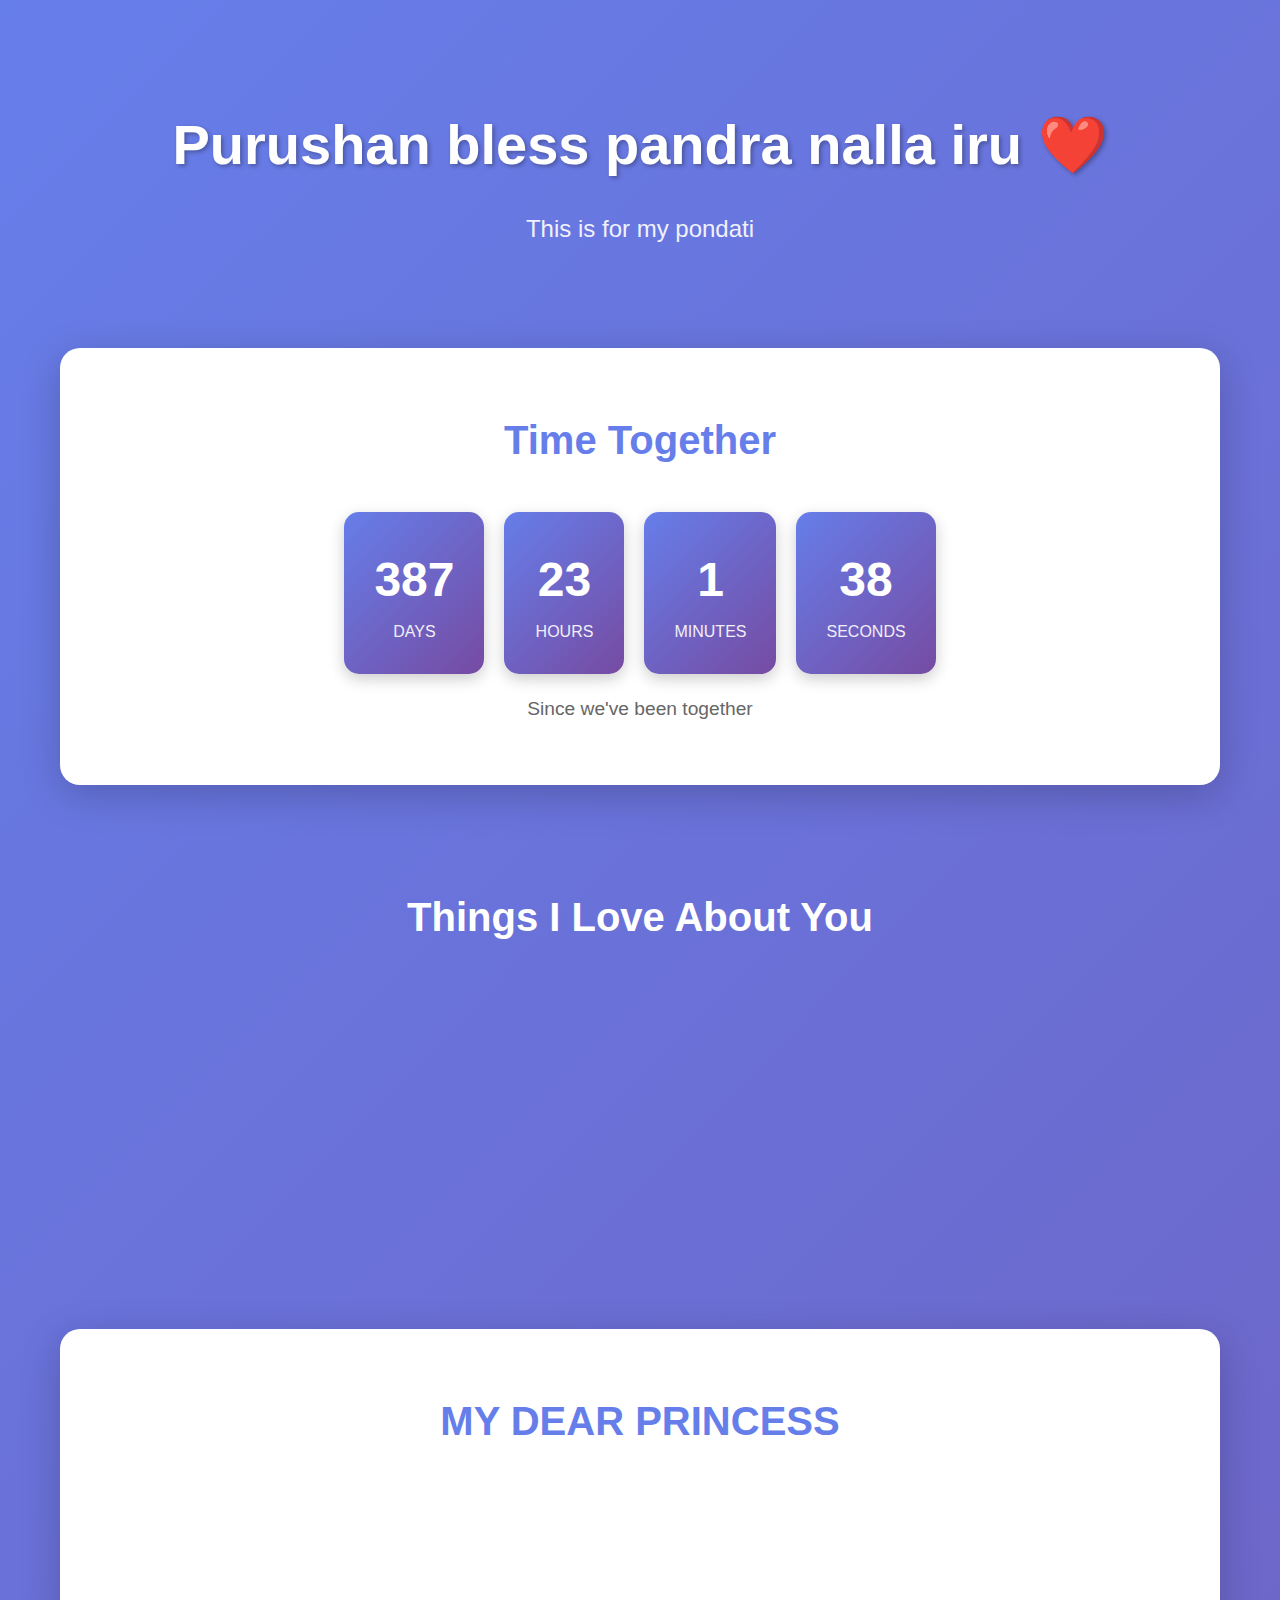
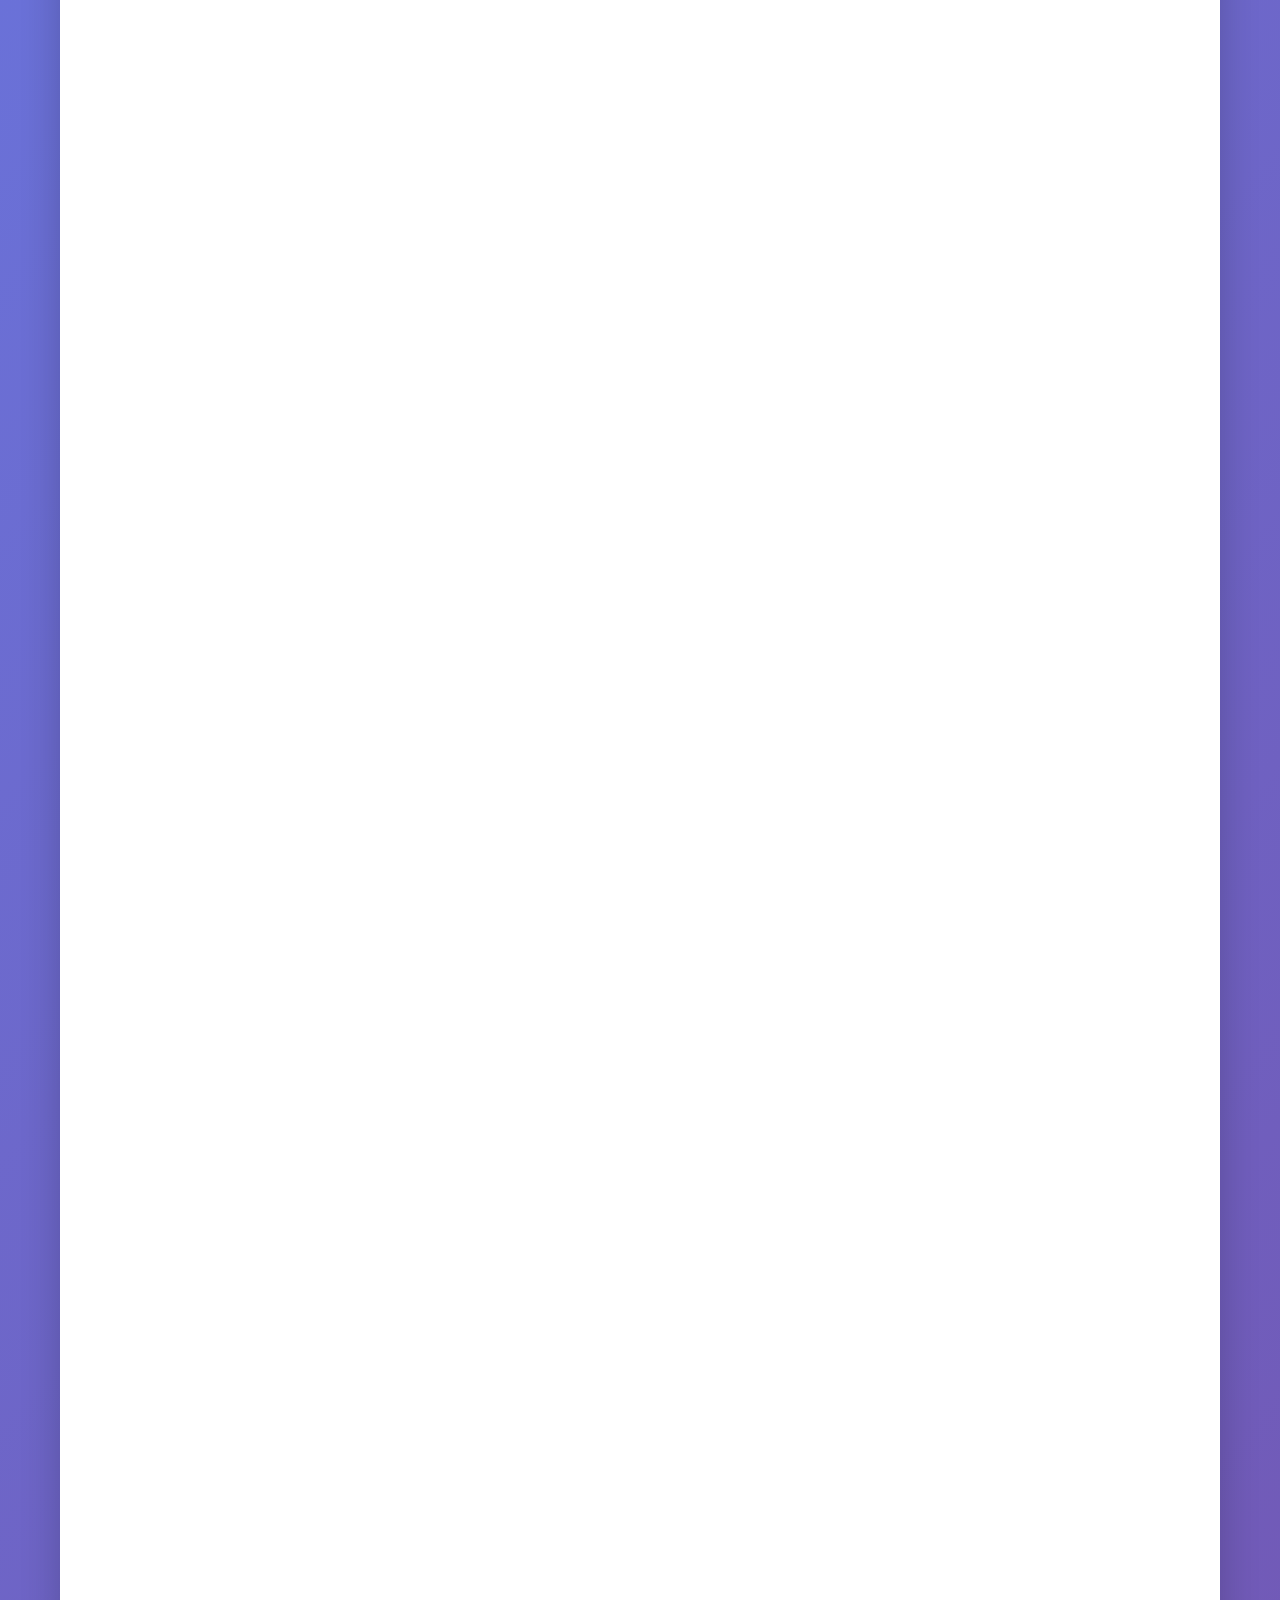
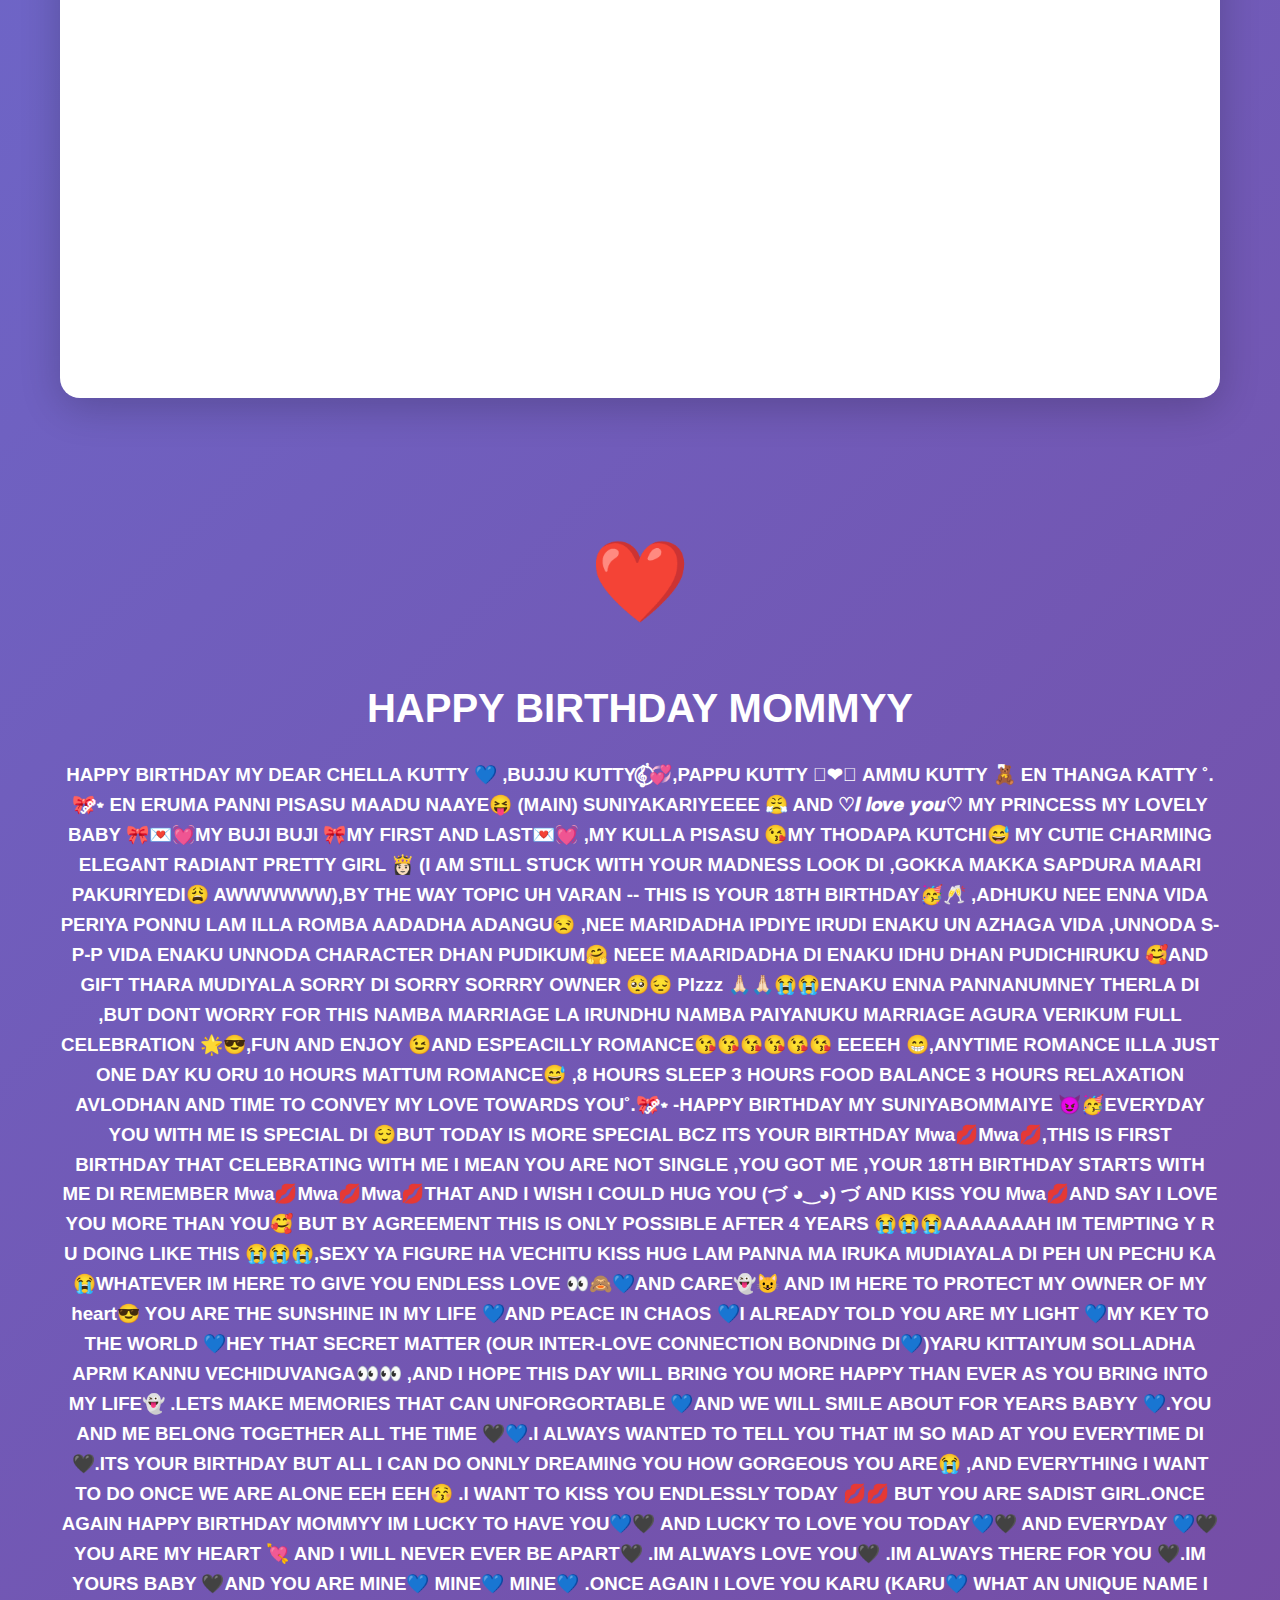
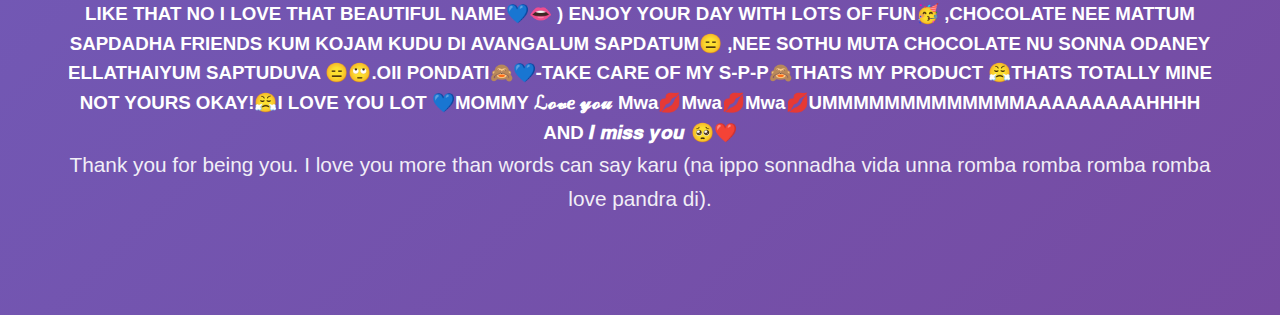
<file: index.html>
<!DOCTYPE html>
<html lang="en">
<head>
    <meta charset="UTF-8">
    <meta name="viewport" content="width=device-width, initial-scale=1.0">
    <title>💕 For my sexy figure ❤️</title>
    <link rel="icon" href="data:image/svg+xml,<svg xmlns=%22http://www.w3.org/2000/svg%22 viewBox=%220 0 100 100%22><text y=%22.9em%22 font-size=%2290%22>💙</text></svg>">
    <link rel="stylesheet" href="style.css">
</head>
<body>
    <div class="container">
        <!-- Hero Section -->
        <section class="hero">
            <h1 class="title">Purushan bless pandra nalla iru  ❤️</h1>
            <p class="subtitle">This is for my pondati </p>
        </section>

        <!-- Countdown Section -->
        <section class="countdown-section">
            <h2>Time Together</h2>
            <div class="countdown">
                <div class="time-box">
                    <span id="days" class="time-number">0</span>
                    <span class="time-label">Days</span>
                </div>
                <div class="time-box">
                    <span id="hours" class="time-number">0</span>
                    <span class="time-label">Hours</span>
                </div>
                <div class="time-box">
                    <span id="minutes" class="time-number">0</span>
                    <span class="time-label">Minutes</span>
                </div>
                <div class="time-box">
                    <span id="seconds" class="time-number">0</span>
                    <span class="time-label">Seconds</span>
                </div>
            </div>
            <p class="countdown-message">Since we've been together</p>
        </section>

        <!-- Messages Section -->
        <section class="messages-section">
            <h2>Things I Love About You</h2>
            <div class="messages-grid">
                <div class="message-card">
                    <div class="message-icon">💕</div>
                    <p>Your smile lights up my entire world</p>
                </div>
                <div class="message-card">
                    <div class="message-icon">✨</div>
                    <p>Your eyes make me fall harder for you</p>
                </div>
                <div class="message-card">
                    <div class="message-icon">🌟</div>
                    <p>Your voice melt me for a every single time</p>
                </div>
                <div class="message-card">
                    <div class="message-icon">💖</div>
                    <p>your strawberry makes me to  bite  harder</p>
                </div>
            </div>
        </section>

        <!-- Memories Section -->
        <section class="memories-section">
            <h2>MY  DEAR PRINCESS</h2>
            <div class="memories-grid">
                <div class="memory-card">
                    <div class="memory-image">
                        <img src="photo1.jpg" alt="Memory 1">
                    </div>
                    <p class="memory-caption">sexyy look💋</p>
                </div>
                <div class="memory-card">
                    <div class="memory-image">
                        <img src="photo2.jpg" alt="Memory 2">
                    </div>
                    <p class="memory-caption">awww palgova😘😘</p>
                </div>
                <div class="memory-card">
                    <div class="memory-image">
                        <img src="photo3.jpg" alt="Memory 3">
                    </div>
                    <p class="memory-caption">this pic make me konjifying everytime ꉂ(˵˃ ᗜ ˂˵)</p>
                </div>
                <div class="memory-card">
                    <div class="memory-image">
                        <img src="photo4.jpg" alt="Memory 4">
                    </div>
                    <p class="memory-caption">˚.🎀༘⋆Azhagiyeeeee💎</p>
                </div>
                <div class="memory-card">
                    <div class="memory-image">
                        <img src="photo5.jpg" alt="Memory 5">
                    </div>
                    <p class="memory-caption">😩Arakiyeee💋</p>
                </div>
                <div class="memory-card">
                    <div class="memory-image">
                        <img src="photo6.jpg" alt="Memory 6">
                    </div>
                    <p class="memory-caption">siluku sumitha❤️‍🔥🥵💫</p>
                </div>
                <div class="memory-card">
                    <div class="memory-image">
                        <img src="photo7.jpg" alt="Memory 7">
                    </div>
                    <p class="memory-caption">Aiyoo papuu cute( •̯́ ₃ •̯̀) ha irukudi🤭</p>
                </div>
                <div class="memory-card">
                    <div class="memory-image">
                        <img src="photo8.jpg" alt="Memory 8">
                    </div>
                    <p class="memory-caption">Ultra pro extreme high advance extra large hot Baby💋❤</p>
                </div>
                <div class="memory-card">
                    <div class="memory-image">
                        <img src="photo9.jpg" alt="Memory 9">
                    </div>
                    <p class="memory-caption">HaHa panni kutyyyyyy⋆.˚🦋༘⋆</p>
                </div>
                <div class="memory-card">
                    <div class="memory-image">
                        <img src="photo10.jpg" alt="Memory 10">
                    </div>
                    <p class="memory-caption"> sedhuki vecha sela💋💋💋 ummmmah ummah ummmmmmmmah</p>
                </div>
                <div class="memory-card">
                    <div class="memory-image">
                        <img src="photo11.jpg" alt="Memory 11">
                    </div>
                    <p class="memory-caption">Idha excess azhaguku nan adimai🙈🙈</p>
                </div>
                <div class="memory-card">
                    <div class="memory-image">
                        <img src="photo12.jpg" alt="Memory 12">
                    </div>
                    <p class="memory-caption">awwwww 🥺 kolluriyeee ma </p>
                </div>
                <div class="memory-card">
                    <div class="memory-image">
                        <img src="photo13.jpg" alt="Memory 13">
                    </div>
                    <p class="memory-caption">🖤HK💙 </p>
                </div>
            </div>
        </section>

        <!-- Final Message -->
        <section class="final-message">
            <div class="heart-animation">❤️</div>
            <h2>HAPPY BIRTHDAY MOMMYY</h2>
            <h3>HAPPY BIRTHDAY MY DEAR CHELLA KUTTY 💙 ,BUJJU KUTTY𝄟⃝💞,PAPPU KUTTY 𓆩❤︎𓆪 AMMU KUTTY 🧸ྀི EN THANGA KATTY ˚.🎀༘⋆ EN ERUMA PANNI PISASU MAADU NAAYE😝 (MAIN) SUNIYAKARIYEEEE 😤 AND  ♡𝑰 𝒍𝒐𝒗𝒆 𝒚𝒐𝒖♡ MY PRINCESS MY LOVELY BABY 🎀💌💓MY BUJI BUJI 🎀MY FIRST AND LAST💌💓 ,MY KULLA PISASU 😘MY THODAPA KUTCHI😅 MY CUTIE CHARMING ELEGANT RADIANT PRETTY GIRL 👸🏻
                (I AM STILL STUCK WITH YOUR MADNESS LOOK DI ,GOKKA MAKKA SAPDURA MAARI PAKURIYEDI😩 AWWWWWW),BY THE WAY TOPIC UH VARAN --
                THIS IS YOUR 18TH BIRTHDAY🥳🥂 ,ADHUKU NEE ENNA VIDA PERIYA PONNU LAM ILLA ROMBA AADADHA ADANGU😒 ,NEE MARIDADHA IPDIYE IRUDI ENAKU UN AZHAGA VIDA ,UNNODA S-P-P VIDA ENAKU UNNODA CHARACTER DHAN PUDIKUM🤗 NEEE MAARIDADHA DI ENAKU IDHU DHAN PUDICHIRUKU 🥰AND GIFT THARA MUDIYALA SORRY DI SORRY SORRRY OWNER 🥺😔 Plzzz 🙏🏻🙏🏻😭😭ENAKU ENNA PANNANUMNEY THERLA DI ,BUT DONT WORRY FOR THIS NAMBA MARRIAGE LA IRUNDHU NAMBA PAIYANUKU MARRIAGE AGURA VERIKUM FULL CELEBRATION 🌟😎,FUN AND ENJOY 😉AND ESPEACILLY ROMANCE😘😘😘😘😘😘 EEEEH 😁,ANYTIME ROMANCE ILLA JUST ONE DAY KU ORU 10 HOURS MATTUM ROMANCE😅 ,8 HOURS SLEEP 3 HOURS FOOD BALANCE 3 HOURS RELAXATION AVLODHAN
                AND TIME TO CONVEY MY LOVE TOWARDS YOU˚.🎀༘⋆ -HAPPY BIRTHDAY MY SUNIYABOMMAIYE 😈🥳EVERYDAY YOU WITH ME IS SPECIAL DI 😌BUT TODAY IS MORE SPECIAL BCZ ITS YOUR BIRTHDAY Mwa💋Mwa💋​,THIS IS FIRST BIRTHDAY THAT CELEBRATING WITH ME I MEAN YOU ARE NOT SINGLE ,YOU GOT ME ,YOUR 18TH BIRTHDAY STARTS WITH ME DI REMEMBER Mwa💋Mwa💋Mwa💋THAT AND I WISH I COULD HUG YOU (づ ◕‿◕) づ AND KISS YOU Mwa💋AND SAY I LOVE YOU MORE THAN YOU🥰 BUT BY AGREEMENT THIS IS ONLY POSSIBLE AFTER 4 YEARS 😭​😭​😭​​AAAAAAAH IM TEMPTING Y R U DOING LIKE THIS 😭​😭​😭​,SEXY YA FIGURE HA VECHITU KISS HUG LAM PANNA MA IRUKA MUDIAYALA DI PEH UN PECHU KA 😭​WHATEVER IM HERE TO GIVE YOU ENDLESS LOVE 👀​🙈​💙​AND CARE👻​😺 AND IM HERE TO PROTECT MY OWNER OF MY heart😎
                YOU ARE THE SUNSHINE IN MY LIFE ​💙AND PEACE IN CHAOS ​💙I ALREADY TOLD YOU ARE MY LIGHT ​💙MY KEY TO THE WORLD ​💙HEY THAT SECRET MATTER (OUR INTER-LOVE CONNECTION  BONDING DI​💙)YARU KITTAIYUM SOLLADHA APRM KANNU VECHIDUVANGA👀👀 ,AND 
                I HOPE THIS DAY WILL BRING YOU MORE HAPPY THAN EVER AS YOU BRING INTO MY LIFE​👻 .LETS MAKE MEMORIES THAT CAN UNFORGORTABLE ​💙AND WE WILL SMILE ABOUT FOR YEARS BABYY ​💙.YOU AND ME BELONG TOGETHER ALL THE TIME ​​🖤💙.I ALWAYS WANTED TO TELL YOU THAT IM SO MAD AT YOU EVERYTIME DI​🖤.ITS YOUR BIRTHDAY BUT ALL I CAN DO ONNLY DREAMING YOU HOW GORGEOUS YOU ARE​😭 ,AND EVERYTHING I WANT TO DO ONCE WE ARE ALONE EEH EEH​😚 .I WANT TO KISS YOU ENDLESSLY TODAY 💋💋 BUT YOU ARE SADIST GIRL.ONCE AGAIN
                HAPPY BIRTHDAY MOMMYY IM LUCKY TO HAVE YOU​💙​🖤​ AND LUCKY TO LOVE YOU TODAY​💙​🖤​ AND EVERYDAY ​💙​🖤​
                YOU ARE MY HEART ​💘 AND I WILL NEVER EVER BE APART​🖤 .IM ALWAYS LOVE YOU​🖤 .IM ALWAYS THERE FOR YOU ​🖤.IM YOURS BABY ​🖤AND YOU ARE MINE​💙 MINE​💙 MINE​💙 .ONCE AGAIN I LOVE YOU KARU (KARU​💙 WHAT AN UNIQUE NAME I LIKE THAT NO I LOVE THAT BEAUTIFUL NAME​💙​👄 )
                ENJOY YOUR DAY WITH LOTS OF FUN​🥳 ,CHOCOLATE NEE MATTUM SAPDADHA FRIENDS KUM KOJAM KUDU DI AVANGALUM SAPDATUM​😑​ ,NEE SOTHU MUTA CHOCOLATE NU SONNA ODANEY ELLATHAIYUM SAPTUDUVA ​😑​🙄​.OII PONDATI​🙈​💙​-TAKE CARE OF MY S-P-P​🙈​THATS MY PRODUCT ​😤​THATS TOTALLY MINE NOT YOURS OKAY!​😤​
                I LOVE YOU LOT ​💙MOMMY ℒ𝓸𝓿𝒆 𝔂𝓸𝓾  Mwa💋Mwa💋Mwa💋UMMMMMMMMMMMMMAAAAAAAAAHHHH AND 𝑰 𝒎𝒊𝒔𝒔 𝒚𝒐𝒖 🥺❤️ <div class=""></div>
                
                
                
                
                
                
                <div class="""></div> 
            </h3>
            <p>Thank you for being you. I love you more than words can say karu (na ippo sonnadha vida unna romba romba romba romba love pandra di).</p>
        </section>
    </div>

    <script src="script.js"></script>
</body>
</html>
</file>
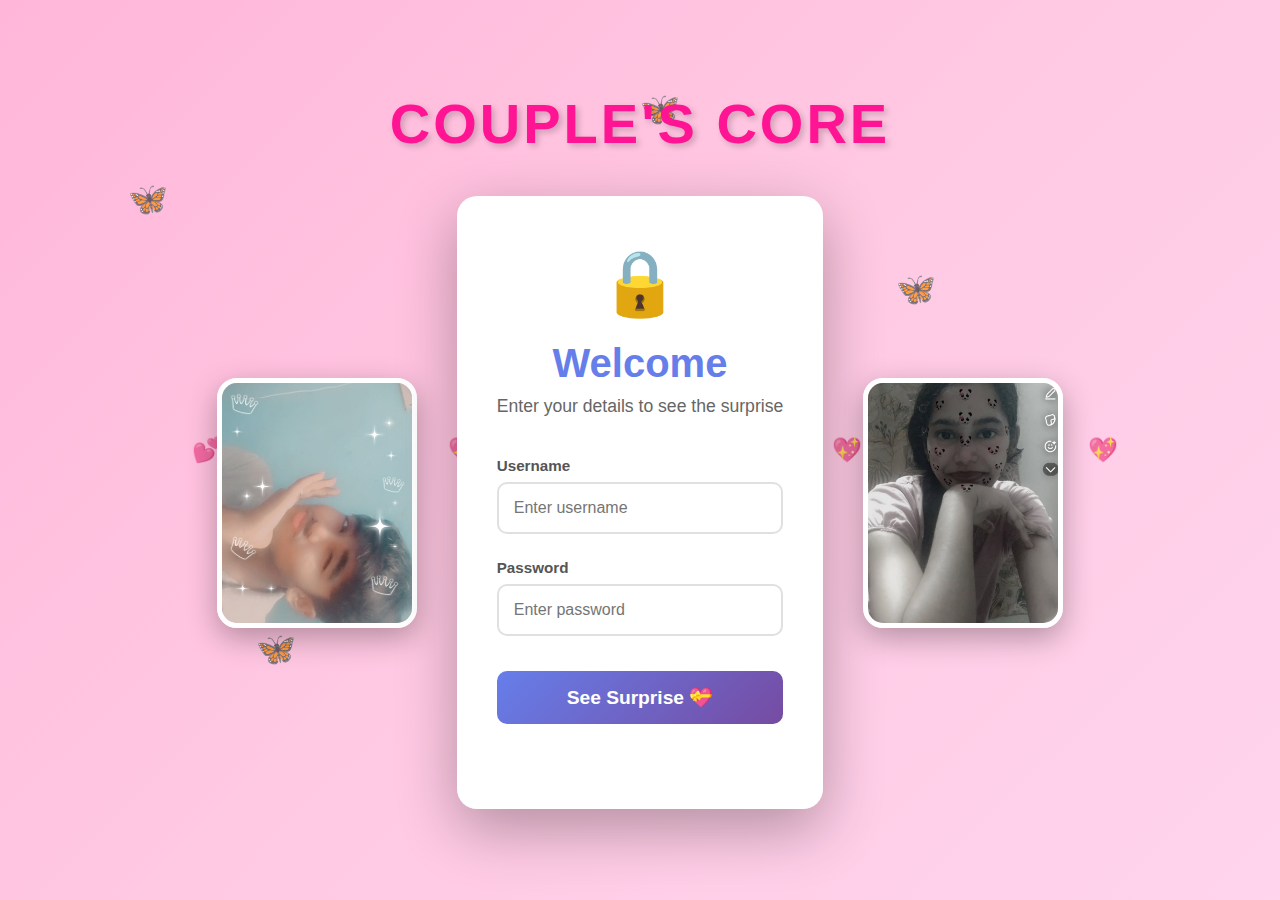
<file: login.html>
<!DOCTYPE html>
<html lang="en">
<head>
    <meta charset="UTF-8">
    <meta name="viewport" content="width=device-width, initial-scale=1.0">
    <title>💙 BABY COME HERE</title>
    <link rel="icon" href="data:image/svg+xml,<svg xmlns=%22http://www.w3.org/2000/svg%22 viewBox=%220 0 100 100%22><text y=%22.9em%22 font-size=%2290%22>💙</text></svg>">
    <link rel="stylesheet" href="login-style.css">
</head>
<body>
    <!-- Flying Butterflies -->
    <div class="butterfly" style="left: 10%; top: 20%; animation-delay: 0s;">🦋</div>
    <div class="butterfly" style="left: 80%; top: 60%; animation-delay: 3s;">🦋</div>
    <div class="butterfly" style="left: 50%; top: 10%; animation-delay: 6s;">🦋</div>
    <div class="butterfly" style="left: 20%; top: 70%; animation-delay: 9s;">🦋</div>
    <div class="butterfly" style="left: 70%; top: 30%; animation-delay: 12s;">🦋</div>
    
    <!-- Floating Hearts -->
    <div class="heart" style="left: 15%; animation-delay: 0s;">💕</div>
    <div class="heart" style="left: 35%; animation-delay: 2s;">💖</div>
    <div class="heart" style="left: 55%; animation-delay: 4s;">💕</div>
    <div class="heart" style="left: 75%; animation-delay: 6s;">💖</div>
    <div class="heart" style="left: 25%; animation-delay: 1s;">💕</div>
    <div class="heart" style="left: 65%; animation-delay: 3s;">💖</div>
    <div class="heart" style="left: 45%; animation-delay: 5s;">💕</div>
    <div class="heart" style="left: 85%; animation-delay: 7s;">💖</div>
    
    <div class="login-container">
        <h2 class="main-title">COUPLE'S CORE</h2>
        
        <div class="couple-photos">
            <div class="photo-left">
                <img src="couple-photo1.jpg" alt="Photo 1">
            </div>
            
            <div class="login-box">
                <div class="lock-icon">🔒</div>
                <h1>Welcome</h1>
                <p class="subtitle">Enter your details to see the surprise</p>
            
            <form id="loginForm">
                <div class="input-group">
                    <label for="username">Username</label>
                    <input type="text" id="username" placeholder="Enter username" required>
                </div>
                
                <div class="input-group">
                    <label for="password">Password</label>
                    <input type="password" id="password" placeholder="Enter password" required>
                </div>
                
                <button type="submit" class="surprise-btn">See Surprise 💝</button>
                
                <p id="error-message" class="error-message"></p>
            </form>
        </div>
        
        <div class="photo-right">
            <img src="couple-photo2.jpg" alt="Photo 2">
        </div>
    </div>
    </div>

    <script src="login-script.js"></script>
</body>
</html>
</file>
<file: style.css>
* {
    margin: 0;
    padding: 0;
    box-sizing: border-box;
}

body {
    font-family: 'Segoe UI', Tahoma, Geneva, Verdana, sans-serif;
    background: linear-gradient(135deg, #667eea 0%, #764ba2 100%);
    color: #333;
    line-height: 1.6;
}

.container {
    max-width: 1200px;
    margin: 0 auto;
}

/* Hero Section */
.hero {
    text-align: center;
    padding: 100px 20px;
    color: white;
    animation: fadeIn 1.5s ease-in;
}

.title {
    font-size: 3.5rem;
    margin-bottom: 20px;
    text-shadow: 2px 2px 4px rgba(0,0,0,0.3);
    animation: slideDown 1s ease-out;
}

.subtitle {
    font-size: 1.5rem;
    opacity: 0.9;
    animation: slideUp 1s ease-out;
}

/* Countdown Section */
.countdown-section {
    background: white;
    padding: 60px 20px;
    text-align: center;
    border-radius: 20px;
    margin: 0 20px 40px;
    box-shadow: 0 10px 40px rgba(0,0,0,0.2);
}

.countdown-section h2 {
    font-size: 2.5rem;
    color: #667eea;
    margin-bottom: 40px;
}

.countdown {
    display: flex;
    justify-content: center;
    gap: 20px;
    flex-wrap: wrap;
    margin-bottom: 20px;
}

.time-box {
    background: linear-gradient(135deg, #667eea 0%, #764ba2 100%);
    padding: 30px;
    border-radius: 15px;
    min-width: 120px;
    color: white;
    box-shadow: 0 5px 15px rgba(0,0,0,0.2);
    transition: transform 0.3s ease;
}

.time-box:hover {
    transform: translateY(-5px);
}

.time-number {
    display: block;
    font-size: 3rem;
    font-weight: bold;
}

.time-label {
    display: block;
    font-size: 1rem;
    opacity: 0.9;
    text-transform: uppercase;
}

.countdown-message {
    font-size: 1.2rem;
    color: #666;
    margin-top: 20px;
}

/* Messages Section */
.messages-section {
    padding: 60px 20px;
    text-align: center;
}

.messages-section h2 {
    font-size: 2.5rem;
    color: white;
    margin-bottom: 40px;
}

.messages-grid {
    display: grid;
    grid-template-columns: repeat(auto-fit, minmax(250px, 1fr));
    gap: 30px;
    margin: 0 20px;
}

.message-card {
    background: white;
    padding: 40px 30px;
    border-radius: 15px;
    box-shadow: 0 5px 20px rgba(0,0,0,0.2);
    transition: transform 0.3s ease, box-shadow 0.3s ease;
    animation: fadeInUp 0.8s ease-out;
}

.message-card:hover {
    transform: translateY(-10px);
    box-shadow: 0 15px 40px rgba(0,0,0,0.3);
}

.message-icon {
    font-size: 3rem;
    margin-bottom: 20px;
}

.message-card p {
    font-size: 1.1rem;
    color: #555;
    line-height: 1.8;
}

/* Memories Section */
.memories-section {
    background: white;
    padding: 60px 20px;
    margin: 40px 20px;
    border-radius: 20px;
    box-shadow: 0 10px 40px rgba(0,0,0,0.2);
}

.memories-section h2 {
    font-size: 2.5rem;
    color: #667eea;
    text-align: center;
    margin-bottom: 40px;
}

.memories-grid {
    display: grid;
    grid-template-columns: repeat(auto-fit, minmax(280px, 1fr));
    gap: 30px;
}

.memory-card {
    background: #f8f9fa;
    border-radius: 15px;
    overflow: hidden;
    box-shadow: 0 5px 15px rgba(0,0,0,0.1);
    transition: transform 0.3s ease;
}

.memory-card:hover {
    transform: scale(1.05);
}

.memory-image {
    width: 100%;
    height: 300px;
    overflow: hidden;
    background: linear-gradient(135deg, #667eea 0%, #764ba2 100%);
    display: flex;
    align-items: center;
    justify-content: center;
}

.memory-image img {
    width: 100%;
    height: 100%;
    object-fit: cover;
}

.memory-caption {
    padding: 20px;
    text-align: center;
    font-size: 1.1rem;
    color: #555;
}

/* Final Message */
.final-message {
    text-align: center;
    padding: 80px 20px 100px;
    color: white;
}

.heart-animation {
    font-size: 5rem;
    animation: heartbeat 1.5s ease-in-out infinite;
    margin-bottom: 30px;
}

.final-message h2 {
    font-size: 2.5rem;
    margin-bottom: 20px;
}

.final-message p {
    font-size: 1.3rem;
    opacity: 0.9;
}

/* Animations */
@keyframes fadeIn {
    from {
        opacity: 0;
    }
    to {
        opacity: 1;
    }
}

@keyframes slideDown {
    from {
        transform: translateY(-50px);
        opacity: 0;
    }
    to {
        transform: translateY(0);
        opacity: 1;
    }
}

@keyframes slideUp {
    from {
        transform: translateY(50px);
        opacity: 0;
    }
    to {
        transform: translateY(0);
        opacity: 1;
    }
}

@keyframes fadeInUp {
    from {
        transform: translateY(30px);
        opacity: 0;
    }
    to {
        transform: translateY(0);
        opacity: 1;
    }
}

@keyframes heartbeat {
    0%, 100% {
        transform: scale(1);
    }
    50% {
        transform: scale(1.2);
    }
}

/* Responsive Design */
@media (max-width: 768px) {
    .title {
        font-size: 2.5rem;
    }
    
    .subtitle {
        font-size: 1.2rem;
    }
    
    .countdown {
        gap: 10px;
    }
    
    .time-box {
        min-width: 80px;
        padding: 20px;
    }
    
    .time-number {
        font-size: 2rem;
    }
    
    h2 {
        font-size: 2rem !important;
    }
}
</file>
<file: login-style.css>
* {
    margin: 0;
    padding: 0;
    box-sizing: border-box;
}

body {
    font-family: 'Segoe UI', Tahoma, Geneva, Verdana, sans-serif;
    background: linear-gradient(135deg, #ffb6d9 0%, #ffc9e3 50%, #ffd4ed 100%);
    min-height: 100vh;
    display: flex;
    justify-content: center;
    align-items: center;
    padding: 20px;
    overflow: hidden;
    position: relative;
}

.login-container {
    width: 100%;
    max-width: 1200px;
    position: relative;
    z-index: 10;
}

.main-title {
    text-align: center;
    font-size: 3.5rem;
    color: #ff1493;
    text-shadow: 3px 3px 6px rgba(0, 0, 0, 0.2);
    margin-bottom: 40px;
    font-weight: bold;
    letter-spacing: 3px;
}

.couple-photos {
    display: flex;
    justify-content: center;
    align-items: center;
    gap: 40px;
}

.photo-left, .photo-right {
    width: 200px;
    height: 250px;
    border-radius: 20px;
    overflow: hidden;
    box-shadow: 0 10px 30px rgba(0, 0, 0, 0.3);
    border: 5px solid white;
    animation: photoFloat 3s ease-in-out infinite;
}

.photo-left {
    animation-delay: 0s;
}

.photo-right {
    animation-delay: 1.5s;
}

.photo-left img, .photo-right img {
    width: 100%;
    height: 100%;
    object-fit: cover;
}

@keyframes photoFloat {
    0%, 100% {
        transform: translateY(0);
    }
    50% {
        transform: translateY(-10px);
    }
}

.login-box {
    background: white;
    padding: 50px 40px;
    border-radius: 20px;
    box-shadow: 0 20px 60px rgba(0, 0, 0, 0.3);
    text-align: center;
    animation: slideIn 0.6s ease-out;
    max-width: 450px;
    flex-shrink: 0;
}

.lock-icon {
    font-size: 4rem;
    margin-bottom: 20px;
    animation: bounce 1s ease-in-out;
}

h1 {
    font-size: 2.5rem;
    color: #667eea;
    margin-bottom: 10px;
}

.subtitle {
    color: #666;
    margin-bottom: 40px;
    font-size: 1.1rem;
}

.input-group {
    margin-bottom: 25px;
    text-align: left;
}

label {
    display: block;
    color: #555;
    font-weight: 600;
    margin-bottom: 8px;
    font-size: 0.95rem;
}

input {
    width: 100%;
    padding: 15px;
    border: 2px solid #e0e0e0;
    border-radius: 10px;
    font-size: 1rem;
    transition: all 0.3s ease;
    outline: none;
}

input:focus {
    border-color: #667eea;
    box-shadow: 0 0 0 3px rgba(102, 126, 234, 0.1);
}

.surprise-btn {
    width: 100%;
    padding: 15px;
    background: linear-gradient(135deg, #667eea 0%, #764ba2 100%);
    color: white;
    border: none;
    border-radius: 10px;
    font-size: 1.2rem;
    font-weight: 600;
    cursor: pointer;
    transition: transform 0.3s ease, box-shadow 0.3s ease;
    margin-top: 10px;
}

.surprise-btn:hover {
    transform: translateY(-2px);
    box-shadow: 0 10px 25px rgba(102, 126, 234, 0.4);
}

.surprise-btn:active {
    transform: translateY(0);
}

.error-message {
    color: #e74c3c;
    margin-top: 15px;
    font-size: 0.95rem;
    min-height: 20px;
}

@keyframes slideIn {
    from {
        opacity: 0;
        transform: translateY(-30px);
    }
    to {
        opacity: 1;
        transform: translateY(0);
    }
}

@keyframes bounce {
    0%, 100% {
        transform: translateY(0);
    }
    50% {
        transform: translateY(-10px);
    }
}

/* Flying Butterflies */
.butterfly {
    position: absolute;
    font-size: 2rem;
    animation: fly 15s infinite linear;
    opacity: 0.7;
}

@keyframes fly {
    0% {
        transform: translate(0, 0) rotate(0deg);
    }
    25% {
        transform: translate(50vw, -20vh) rotate(90deg);
    }
    50% {
        transform: translate(100vw, 10vh) rotate(180deg);
    }
    75% {
        transform: translate(50vw, 30vh) rotate(270deg);
    }
    100% {
        transform: translate(0, 0) rotate(360deg);
    }
}

/* Floating Hearts */
.heart {
    position: absolute;
    font-size: 1.5rem;
    animation: floatHeart 8s infinite ease-in-out;
    opacity: 0.8;
}

@keyframes floatHeart {
    0% {
        transform: translateY(100vh) scale(0);
        opacity: 0;
    }
    10% {
        opacity: 0.8;
    }
    90% {
        opacity: 0.8;
    }
    100% {
        transform: translateY(-100vh) scale(1.5);
        opacity: 0;
    }
}

@media (max-width: 1024px) {
    .couple-photos {
        flex-direction: column;
    }
    
    .photo-left, .photo-right {
        width: 180px;
        height: 220px;
    }
    
    .main-title {
        font-size: 2.5rem;
    }
}

@media (max-width: 480px) {
    .login-box {
        padding: 40px 30px;
    }
    
    h1 {
        font-size: 2rem;
    }
    
    .lock-icon {
        font-size: 3rem;
    }
    
    .main-title {
        font-size: 2rem;
    }
    
    .photo-left, .photo-right {
        width: 150px;
        height: 180px;
    }
}
</file>
